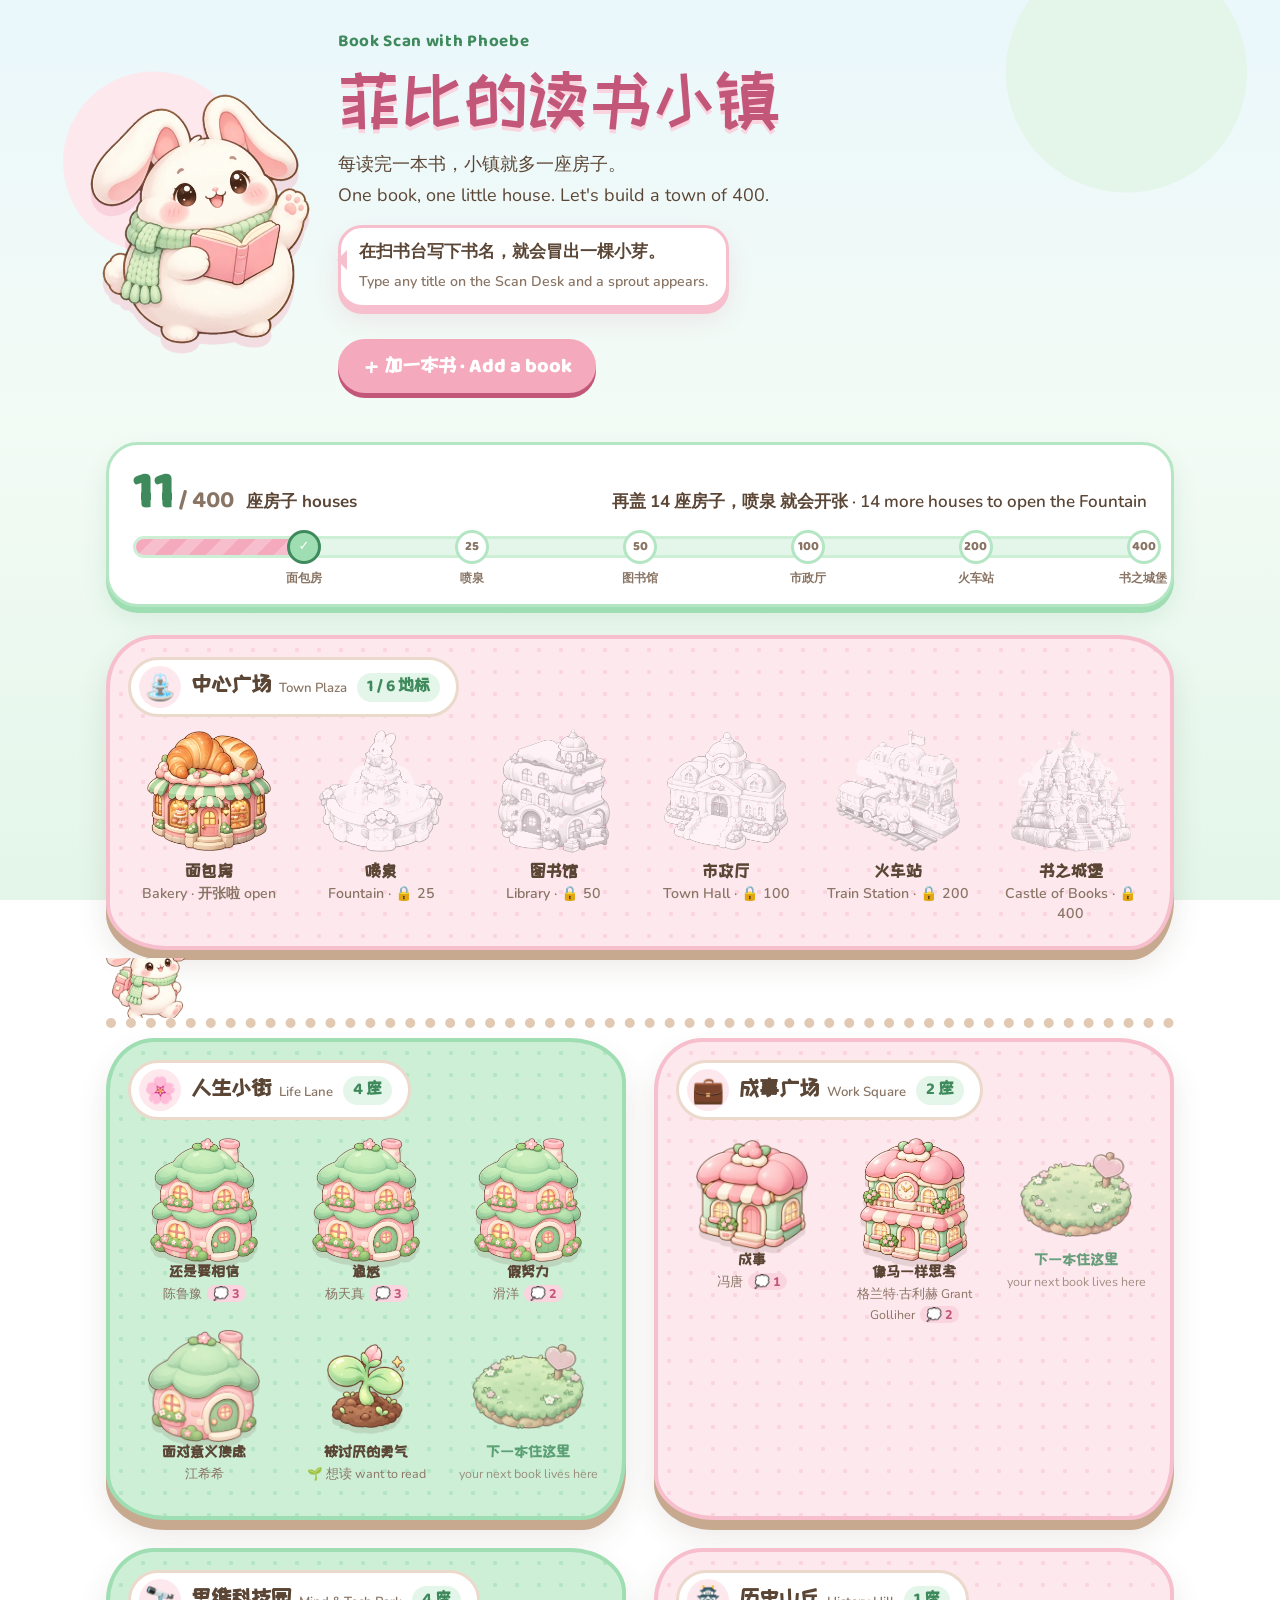
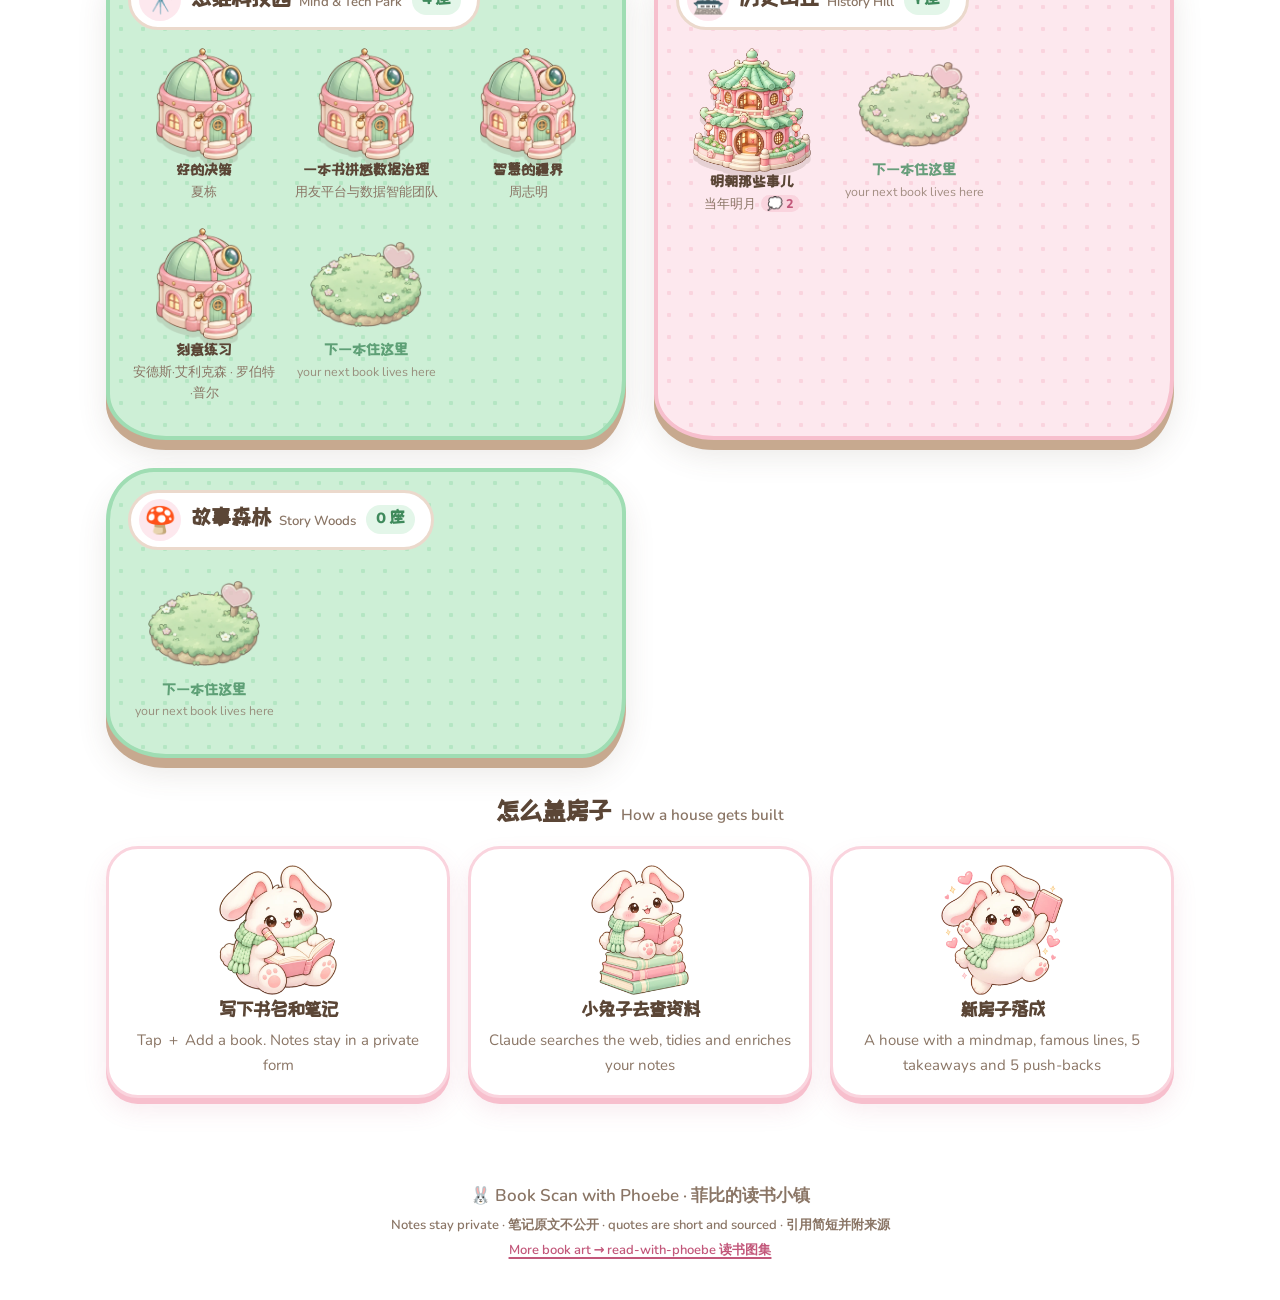
<file: docs/index.html>
<!doctype html>
<html lang="zh-CN">
<head>
<meta charset="utf-8">
<meta name="viewport" content="width=device-width, initial-scale=1">
<title>Book Scan with Phoebe · 菲比的读书小镇</title>
<meta name="description" content="Phoebe 的读书小镇 · a cute village that grows one house per book">
<link rel="icon" href="assets/sprites/bunny-hero.webp">
<link rel="preconnect" href="https://fonts.googleapis.com">
<link rel="preconnect" href="https://fonts.gstatic.com" crossorigin>
<link href="https://fonts.googleapis.com/css2?family=Baloo+2:wght@500;700;800&family=Nunito:wght@400;600;700&family=ZCOOL+KuaiLe&display=swap" rel="stylesheet">
<link rel="stylesheet" href="assets/village.css">

</head>
<body>

<header class="hero">
  <div class="cloud c1"></div><div class="cloud c2"></div><div class="cloud c3"></div>
  <div class="hero-in">
    <img class="mascot" src="assets/sprites/bunny-hero.webp" alt="Reading bunny mascot" loading="lazy">
    <div>
      <p class="kicker">Book Scan with Phoebe</p>
      <h1>菲比的读书小镇</h1>
      <p class="lede">每读完一本书，小镇就多一座房子。<br>One book, one little house. Let's build a town of 400.</p>
      <div class="bubble" id="bubble">…</div>
      <p><a class="addbig" href="add.html">＋ 加一本书 · Add a book</a></p>
    </div>
  </div>
</header>
<main class="town">

<section class="track" aria-label="progress to 400 books">
  <div class="track-top">
    <div class="count"><span class="big">11</span><span class="of">/ 400</span>
      <span class="unit">座房子 houses</span></div>
    <p class="next">再盖 <b>14</b> 座房子，<b>喷泉</b> 就会开张 · 14 more houses to open the Fountain</p>
  </div>
  <div class="bar"><div class="fill" style="width:17.78%"></div>
    <ul class="marks"><li class="mark got" style="left:16.67%"><span class="dot">✓</span><span class="mlabel">面包房</span></li><li class="mark " style="left:33.33%"><span class="dot">25</span><span class="mlabel">喷泉</span></li><li class="mark " style="left:50.00%"><span class="dot">50</span><span class="mlabel">图书馆</span></li><li class="mark " style="left:66.67%"><span class="dot">100</span><span class="mlabel">市政厅</span></li><li class="mark " style="left:83.33%"><span class="dot">200</span><span class="mlabel">火车站</span></li><li class="mark " style="left:100.00%"><span class="dot">400</span><span class="mlabel">书之城堡</span></li></ul></div>
</section>
<section class="island plaza" id="plaza">
  <header class="sign"><span class="semoji">⛲</span><h2>中心广场 <small>Town Plaza</small></h2>
    <span class="scount">1 / 6 地标</span></header>
  <div class="lms"><figure class="lm got">
  <img class="ls" src="assets/sprites/lm-bakery.webp" alt="Bakery" loading="lazy">
  <figcaption>面包房<br><small>Bakery · 开张啦 open</small></figcaption>
</figure><figure class="lm locked">
  <img class="ls" src="assets/sprites/lm-fountain.webp" alt="Fountain" loading="lazy">
  <figcaption>喷泉<br><small>Fountain · 🔒 25</small></figcaption>
</figure><figure class="lm locked">
  <img class="ls" src="assets/sprites/lm-library.webp" alt="Library" loading="lazy">
  <figcaption>图书馆<br><small>Library · 🔒 50</small></figcaption>
</figure><figure class="lm locked">
  <img class="ls" src="assets/sprites/lm-townhall.webp" alt="Town Hall" loading="lazy">
  <figcaption>市政厅<br><small>Town Hall · 🔒 100</small></figcaption>
</figure><figure class="lm locked">
  <img class="ls" src="assets/sprites/lm-station.webp" alt="Train Station" loading="lazy">
  <figcaption>火车站<br><small>Train Station · 🔒 200</small></figcaption>
</figure><figure class="lm locked">
  <img class="ls" src="assets/sprites/lm-castle.webp" alt="Castle of Books" loading="lazy">
  <figcaption>书之城堡<br><small>Castle of Books · 🔒 400</small></figcaption>
</figure></div>
</section>
<div class="walkway" aria-hidden="true"><img class="walker" src="assets/sprites/bunny-walk.webp" alt="" loading="lazy"></div>
<div class="islands">
<section class="island" id="life">
  <header class="sign"><span class="semoji">🌸</span>
    <h2>人生小街 <small>Life Lane</small></h2>
    <span class="scount">4 座</span></header>
  <div class="plots"><a class="house st2" href="books/hai-shi-yao-xiang-xin.html">
  <img class="hs" src="assets/sprites/house-life-2.webp" alt="陈鲁豫：还是要相信" loading="lazy">
  <span class="hname">还是要相信</span>
  <span class="hmeta">陈鲁豫 <span class="tc" title="3 条想法 thoughts">💭 3</span></span>
</a><a class="house st2" href="books/tong-tou.html">
  <img class="hs" src="assets/sprites/house-life-2.webp" alt="通透（杨天真重磅新作）" loading="lazy">
  <span class="hname">通透</span>
  <span class="hmeta">杨天真 <span class="tc" title="3 条想法 thoughts">💭 3</span></span>
</a><a class="house st2" href="books/jia-nu-li.html">
  <img class="hs" src="assets/sprites/house-life-2.webp" alt="假努力：方向不对，一切白费" loading="lazy">
  <span class="hname">假努力</span>
  <span class="hmeta">滑洋 <span class="tc" title="2 条想法 thoughts">💭 2</span></span>
</a><a class="house st1" href="books/yi-yi-jiao-lv.html">
  <img class="hs" src="assets/sprites/house-life-1.webp" alt="面对「意义焦虑」：生活本身就是出口" loading="lazy">
  <span class="hname">面对意义焦虑</span>
  <span class="hmeta">江希希 </span>
</a><div class="house sprout" title="想读 want to read">
  <img class="hs" src="assets/sprites/sprout.webp" alt="被讨厌的勇气" loading="lazy">
  <span class="hname">被讨厌的勇气</span>
  <span class="hmeta">🌱 想读 want to read</span>
</div><a class="house ghost" href="add.html" title="Plant your next Life Lane book">
  <img class="hs" src="assets/sprites/ghost-plot.webp" alt="empty plot" loading="lazy">
  <span class="hname">下一本住这里</span>
  <span class="hmeta">your next book lives here</span>
</a></div>
</section><section class="island" id="work">
  <header class="sign"><span class="semoji">💼</span>
    <h2>成事广场 <small>Work Square</small></h2>
    <span class="scount">2 座</span></header>
  <div class="plots"><a class="house st1" href="books/cheng-shi.html">
  <img class="hs" src="assets/sprites/house-work-1.webp" alt="成事（冯唐成事学开山之作）" loading="lazy">
  <span class="hname">成事</span>
  <span class="hmeta">冯唐 <span class="tc" title="1 条想法 thoughts">💭 1</span></span>
</a><a class="house st2" href="books/xiang-ma-yi-yang-si-kao.html">
  <img class="hs" src="assets/sprites/house-work-2.webp" alt="像马一样思考：一个非传统牛仔的人生经验、领导力和同理心" loading="lazy">
  <span class="hname">像马一样思考</span>
  <span class="hmeta">格兰特·古利赫 Grant Golliher <span class="tc" title="2 条想法 thoughts">💭 2</span></span>
</a><a class="house ghost" href="add.html" title="Plant your next Work Square book">
  <img class="hs" src="assets/sprites/ghost-plot.webp" alt="empty plot" loading="lazy">
  <span class="hname">下一本住这里</span>
  <span class="hmeta">your next book lives here</span>
</a></div>
</section><section class="island" id="mind">
  <header class="sign"><span class="semoji">🔭</span>
    <h2>思维科技园 <small>Mind &amp; Tech Park</small></h2>
    <span class="scount">4 座</span></header>
  <div class="plots"><a class="house st1" href="books/hao-de-jue-ce.html">
  <img class="hs" src="assets/sprites/house-mind-1.webp" alt="好的决策" loading="lazy">
  <span class="hname">好的决策</span>
  <span class="hmeta">夏栋 </span>
</a><a class="house st1" href="books/shu-ju-zhi-li.html">
  <img class="hs" src="assets/sprites/house-mind-1.webp" alt="一本书讲透数据治理：战略、方法、工具与实践" loading="lazy">
  <span class="hname">一本书讲透数据治理</span>
  <span class="hmeta">用友平台与数据智能团队 </span>
</a><a class="house st1" href="books/zhi-hui-de-jiang-jie.html">
  <img class="hs" src="assets/sprites/house-mind-1.webp" alt="智慧的疆界：从图灵机到人工智能" loading="lazy">
  <span class="hname">智慧的疆界</span>
  <span class="hmeta">周志明 </span>
</a><a class="house st1" href="books/ke-yi-lian-xi.html">
  <img class="hs" src="assets/sprites/house-mind-1.webp" alt="刻意练习：如何从新手到大师" loading="lazy">
  <span class="hname">刻意练习</span>
  <span class="hmeta">安德斯·艾利克森 · 罗伯特·普尔 </span>
</a><a class="house ghost" href="add.html" title="Plant your next Mind &amp; Tech Park book">
  <img class="hs" src="assets/sprites/ghost-plot.webp" alt="empty plot" loading="lazy">
  <span class="hname">下一本住这里</span>
  <span class="hmeta">your next book lives here</span>
</a></div>
</section><section class="island" id="history">
  <header class="sign"><span class="semoji">🏯</span>
    <h2>历史山丘 <small>History Hill</small></h2>
    <span class="scount">1 座</span></header>
  <div class="plots"><a class="house st2" href="books/ming-chao-na-xie-shi.html">
  <img class="hs" src="assets/sprites/house-history-2.webp" alt="明朝那些事儿（全集）" loading="lazy">
  <span class="hname">明朝那些事儿</span>
  <span class="hmeta">当年明月 <span class="tc" title="2 条想法 thoughts">💭 2</span></span>
</a><a class="house ghost" href="add.html" title="Plant your next History Hill book">
  <img class="hs" src="assets/sprites/ghost-plot.webp" alt="empty plot" loading="lazy">
  <span class="hname">下一本住这里</span>
  <span class="hmeta">your next book lives here</span>
</a></div>
</section><section class="island" id="story">
  <header class="sign"><span class="semoji">🍄</span>
    <h2>故事森林 <small>Story Woods</small></h2>
    <span class="scount">0 座</span></header>
  <div class="plots"><a class="house ghost" href="add.html" title="Plant your next Story Woods book">
  <img class="hs" src="assets/sprites/ghost-plot.webp" alt="empty plot" loading="lazy">
  <span class="hname">下一本住这里</span>
  <span class="hmeta">your next book lives here</span>
</a></div>
</section>
</div>
<section class="howto">
  <h2>怎么盖房子 <small>How a house gets built</small></h2>
  <ol class="steps">
    <li><img class="step-img" src="assets/sprites/bunny-write.webp" alt="" loading="lazy"><b>写下书名和笔记</b><span>Tap ＋ Add a book. Notes stay in a private form</span></li>
    <li><img class="step-img" src="assets/sprites/bunny-reading.webp" alt="" loading="lazy"><b>小兔子去查资料</b><span>Claude searches the web, tidies and enriches your notes</span></li>
    <li><img class="step-img" src="assets/sprites/bunny-cheer.webp" alt="" loading="lazy"><b>新房子落成</b><span>A house with a mindmap, famous lines, 5 takeaways and 5 push-backs</span></li>
  </ol>
</section>
</main>
<script>
(function(){
  var msgs = [["Every 💭 you write makes a house taller.", "每写一条想法，房子就长高一点。"], ["Type any title on the Scan Desk and a sprout appears.", "在扫书台写下书名，就会冒出一棵小芽。"], ["Your next house already has a plot waiting.", "下一本书的空地已经留好啦。"], ["Small notes count. One sentence of your own is a brick.", "一句自己的话，就是一块砖。"], ["The bunny saved you a sunny spot.", "小兔子给你留了个向阳的位置。"]];
  var el = document.getElementById('bubble'), i = Math.floor(Math.random()*msgs.length);
  function show(){ var m = msgs[i % msgs.length]; el.innerHTML = m[1] + '<br><small>' + m[0] + '</small>'; i++; }
  show(); setInterval(show, 6000);
})();
</script>
<footer class="foot">
  <p>🐰 Book Scan with Phoebe · 菲比的读书小镇</p>
  <p class="small">Notes stay private · 笔记原文不公开 · quotes are short and sourced · 引用简短并附来源</p>
  <p class="small"><a href="https://phoebefu6.github.io/read-with-phoebe/">More book art → read-with-phoebe 读书图集</a></p>
</footer>
</body>
</html>
</file>
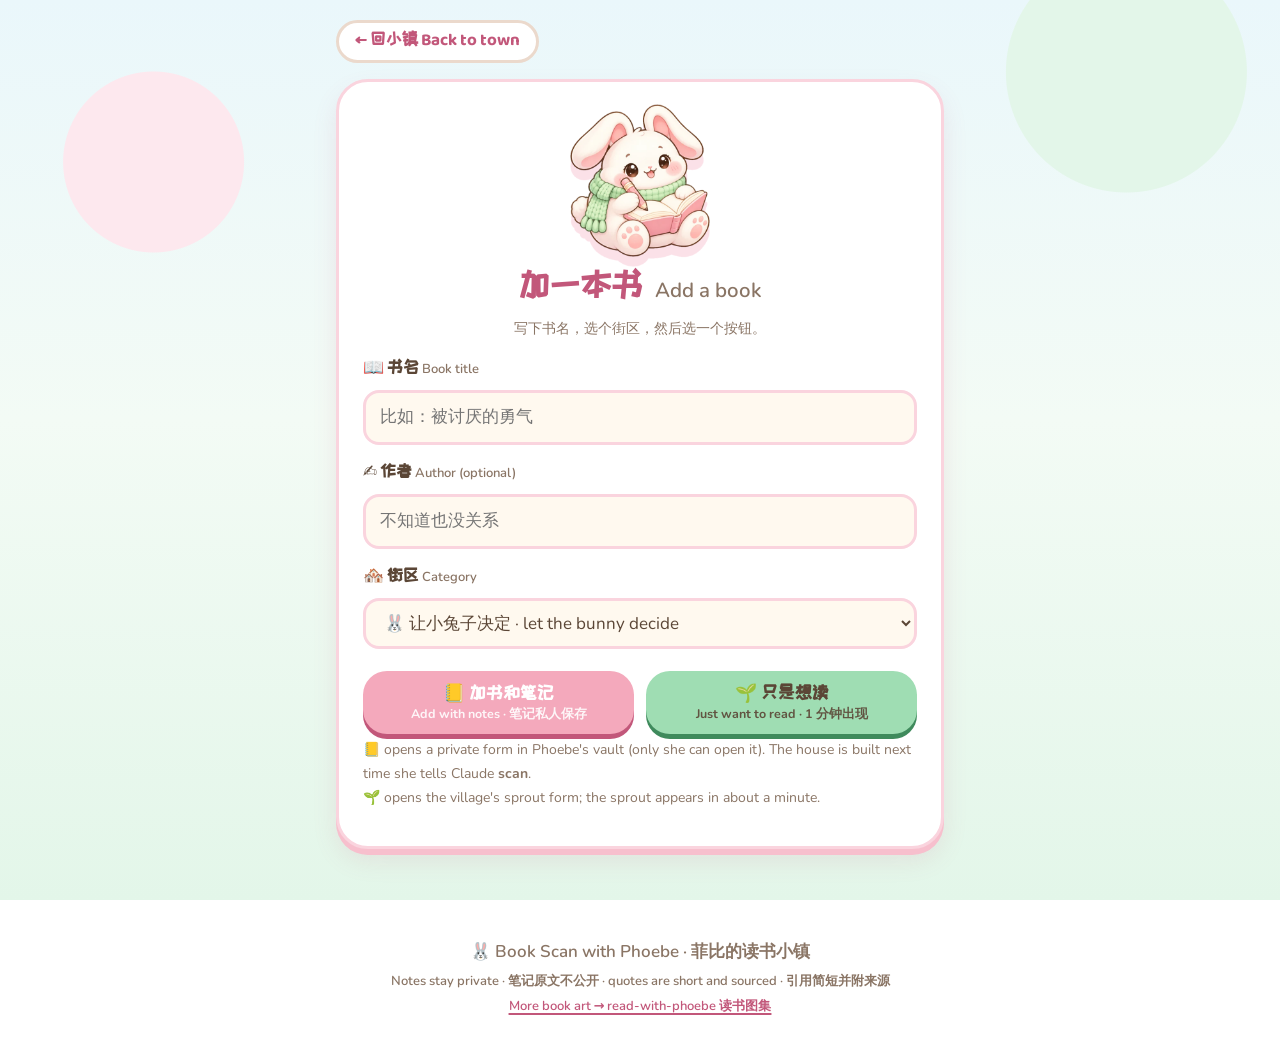
<file: docs/add.html>
<!doctype html>
<html lang="zh-CN">
<head>
<meta charset="utf-8">
<meta name="viewport" content="width=device-width, initial-scale=1">
<title>Add a book · 加一本书</title>
<meta name="description" content="Phoebe 的读书小镇 · a cute village that grows one house per book">
<link rel="icon" href="assets/sprites/bunny-hero.webp">
<link rel="preconnect" href="https://fonts.googleapis.com">
<link rel="preconnect" href="https://fonts.gstatic.com" crossorigin>
<link href="https://fonts.googleapis.com/css2?family=Baloo+2:wght@500;700;800&family=Nunito:wght@400;600;700&family=ZCOOL+KuaiLe&display=swap" rel="stylesheet">
<link rel="stylesheet" href="assets/village.css">

</head>
<body>

<main class="page narrow">
  <a class="back" href="index.html">← 回小镇 Back to town</a>
  <section class="card addcard">
    <div class="center"><img class="mascot sm" src="assets/sprites/bunny-write.webp" alt="bunny writing" loading="lazy">
      <h1>加一本书 <small>Add a book</small></h1>
      <p class="hint">写下书名，选个街区，然后选一个按钮。</p></div>
    <form id="addf" onsubmit="return false">
      <label for="t">📖 书名 <small>Book title</small></label>
      <input id="t" type="text" required placeholder="比如：被讨厌的勇气" autocomplete="off">
      <label for="a">✍️ 作者 <small>Author (optional)</small></label>
      <input id="a" type="text" placeholder="不知道也没关系" autocomplete="off">
      <label for="c">🏘️ 街区 <small>Category</small></label>
      <select id="c">
        <option value="">🐰 让小兔子决定 · let the bunny decide</option>
        <option value="人生小街">🌸 人生小街 · Life Lane</option><option value="成事广场">💼 成事广场 · Work Square</option><option value="思维科技园">🔭 思维科技园 · Mind &amp; Tech Park</option><option value="历史山丘">🏯 历史山丘 · History Hill</option><option value="故事森林">🍄 故事森林 · Story Woods</option>
        <option value="__new">✨ 新街区… · a new category</option>
      </select>
      <input id="cn" type="text" placeholder="新街区的名字，比如：旅行与美食" hidden autocomplete="off">
      <div class="addbtns">
        <button class="btn" id="withnotes" type="button">📒 加书和笔记<small>Add with notes · 笔记私人保存</small></button>
        <button class="btn mint" id="sprout" type="button">🌱 只是想读<small>Just want to read · 1 分钟出现</small></button>
      </div>
      <p class="hint">📒 opens a private form in Phoebe's vault (only she can open it). The house is built next time she tells Claude <b>scan</b>.<br>
      🌱 opens the village's sprout form; the sprout appears in about a minute.</p>
    </form>
  </section>
</main>
<script>
(function(){
  var $ = function(i){ return document.getElementById(i); };
  $('c').onchange = function(){ $('cn').hidden = $('c').value !== '__new'; if (!$('cn').hidden) $('cn').focus(); };
  function cat(){ return $('c').value === '__new' ? $('cn').value.trim() : $('c').value; }
  function go(base, emoji, withAuthor){
    var t = $('t').value.trim();
    if (!t) { $('t').focus(); $('t').classList.add('shake'); setTimeout(function(){ $('t').classList.remove('shake'); }, 500); return; }
    var q = '&title=' + encodeURIComponent(emoji + ' ' + t) + '&book=' + encodeURIComponent(t) + '&category=' + encodeURIComponent(cat());
    if (withAuthor) q += '&author=' + encodeURIComponent($('a').value.trim());
    window.open(base + q, '_blank', 'noopener');
  }
  $('withnotes').onclick = function(){ go("https://github.com/phoebefu6/phoebe-reading-vault/issues/new?template=book-scan.yml", '📚', true); };
  $('sprout').onclick = function(){ go("https://github.com/phoebefu6/book-scan-with-phoebe/issues/new?template=sprout.yml", '🌱', false); };
})();
</script>
<footer class="foot">
  <p>🐰 Book Scan with Phoebe · 菲比的读书小镇</p>
  <p class="small">Notes stay private · 笔记原文不公开 · quotes are short and sourced · 引用简短并附来源</p>
  <p class="small"><a href="https://phoebefu6.github.io/read-with-phoebe/">More book art → read-with-phoebe 读书图集</a></p>
</footer>
</body>
</html>
</file>
<file: docs/assets/village.css>
/* Book Scan with Phoebe — cute fat village. Light green + light pink. */
:root {
  --mint-50: #F3FBF5;
  --mint-100: #E3F6E9;
  --mint-200: #CDEFD6;
  --mint-300: #B4E6C3;
  --mint-400: #9FDDB3;
  --mint-700: #3F8A5C;
  --pink-50: #FFF6F8;
  --pink-100: #FDE8EE;
  --pink-200: #FAD4DE;
  --pink-300: #F7BFCD;
  --pink-400: #F4A9BC;
  --pink-700: #C2577A;
  --cream: #FFF9EF;
  --sky: #EAF7FB;
  --ink: #5B4636;
  --ink-soft: #8A7565;
  --line: #EBD9CC;
  --r-xl: 32px;
  --r-lg: 24px;
  --r-md: 16px;
  --puff: 0 6px 0 var(--pink-300), 0 12px 24px rgba(194, 87, 122, .12);
  --puff-mint: 0 6px 0 var(--mint-400), 0 12px 24px rgba(63, 138, 92, .12);
  --font-display: "Baloo 2", "ZCOOL KuaiLe", "PingFang SC", system-ui, sans-serif;
  --font-cute-zh: "ZCOOL KuaiLe", "Baloo 2", "PingFang SC", sans-serif;
  --font-body: "Nunito", "PingFang SC", "Hiragino Sans GB", "Microsoft YaHei", system-ui, sans-serif;
}

* { box-sizing: border-box; }
html { scroll-behavior: smooth; }
body {
  margin: 0;
  color: var(--ink);
  font-family: var(--font-body);
  font-size: 17px;
  line-height: 1.7;
  background:
    radial-gradient(circle at 12% 18%, var(--pink-100) 0 90px, transparent 91px),
    radial-gradient(circle at 88% 8%, var(--mint-100) 0 120px, transparent 121px),
    linear-gradient(180deg, var(--sky) 0, var(--mint-50) 420px, var(--mint-100) 100%);
  background-attachment: fixed;
  min-height: 100vh;
}
a { color: var(--pink-700); text-decoration-thickness: 2px; text-underline-offset: 3px; }
h1, h2, h3 { font-family: var(--font-display); line-height: 1.25; margin: 0 0 .4em; }
h2 small, h1 small { font-family: var(--font-body); font-weight: 600; font-size: .6em; color: var(--ink-soft); margin-left: .3em; }
img { max-width: 100%; }

/* ------------------------------------------------------------ hero */
.hero { position: relative; overflow: hidden; padding: 28px 16px 8px; }
.hero-in { position: relative; z-index: 1; max-width: 1100px; margin: 0 auto; display: flex; gap: 28px; align-items: center; }
.mascot { width: 220px; height: auto; flex: none; filter: drop-shadow(0 10px 0 rgba(244, 169, 188, .35)); animation: bob 3.2s ease-in-out infinite; }
.mascot.sm { width: 140px; }
.emoji-sprite.mascot { font-size: 150px; line-height: 1; display: inline-block; text-align: center; }
@keyframes bob { 50% { transform: translateY(-8px) rotate(-1.5deg); } }
.kicker { font-family: var(--font-display); font-weight: 700; color: var(--mint-700); letter-spacing: .04em; margin: 0; }
.hero h1 { font-family: var(--font-cute-zh); font-weight: 400; font-size: clamp(40px, 7vw, 68px); color: var(--pink-700); margin: 0; text-shadow: 0 4px 0 var(--pink-200); }
.lede { font-size: 18px; margin: .4em 0 .8em; }
.bubble {
  position: relative; display: inline-block; background: #fff; border: 3px solid var(--pink-300);
  border-radius: var(--r-lg); padding: 10px 18px; font-weight: 700; box-shadow: var(--puff); max-width: 520px;
  transition: opacity .3s;
}
.bubble small { font-weight: 600; color: var(--ink-soft); }
.bubble::before {
  content: ""; position: absolute; left: -14px; top: 22px; border: 10px solid transparent; border-right-color: var(--pink-300);
}
.cloud { position: absolute; z-index: 0; background: #fff; border-radius: 999px; opacity: .85; animation: drift 40s linear infinite; }
.cloud::before, .cloud::after { content: ""; position: absolute; background: #fff; border-radius: 50%; }
.c1 { width: 120px; height: 40px; top: 30px; left: -140px; }
.c1::before { width: 60px; height: 60px; top: -28px; left: 18px; } .c1::after { width: 44px; height: 44px; top: -18px; left: 62px; }
.c2 { width: 90px; height: 30px; top: 120px; left: -100px; animation-duration: 55s; animation-delay: -20s; }
.c2::before { width: 46px; height: 46px; top: -22px; left: 14px; } .c2::after { width: 34px; height: 34px; top: -14px; left: 46px; }
.c3 { width: 140px; height: 44px; top: 60px; left: -160px; animation-duration: 70s; animation-delay: -45s; }
.c3::before { width: 70px; height: 70px; top: -34px; left: 22px; } .c3::after { width: 50px; height: 50px; top: -20px; left: 76px; }
@keyframes drift { to { transform: translateX(calc(100vw + 300px)); } }

/* ------------------------------------------------------------ progress track */
.town { max-width: 1100px; margin: 0 auto; padding: 8px 16px 40px; }
.track { background: #fff; border-radius: var(--r-xl); padding: 20px 24px 46px; box-shadow: var(--puff-mint); border: 3px solid var(--mint-300); margin: 16px 0 28px; }
.track-top { display: flex; flex-wrap: wrap; gap: 6px 24px; align-items: baseline; justify-content: space-between; }
.count .big { font-family: var(--font-display); font-weight: 800; font-size: 54px; color: var(--mint-700); line-height: 1; }
.count .of { font-family: var(--font-display); font-weight: 700; font-size: 24px; color: var(--ink-soft); margin-left: 4px; }
.count .unit { margin-left: 8px; font-weight: 700; }
.next { margin: 0; font-weight: 600; }
.bar { position: relative; height: 22px; background: var(--mint-100); border-radius: 999px; margin-top: 14px; border: 3px solid var(--mint-200); }
.fill { height: 100%; border-radius: 999px; background: repeating-linear-gradient(-45deg, var(--pink-300) 0 12px, var(--pink-400) 12px 24px); min-width: 16px; animation: shimmer 2s linear infinite; background-size: 34px 34px; }
@keyframes shimmer { to { background-position: 34px 0; } }
.marks { list-style: none; margin: 0; padding: 0; position: absolute; inset: 0; }
.mark { position: absolute; top: 50%; transform: translate(-50%, -50%); text-align: center; }
.mark .dot { display: grid; place-items: center; width: 34px; height: 34px; border-radius: 50%; background: #fff; border: 3px solid var(--mint-300); font-family: var(--font-display); font-weight: 800; font-size: 13px; color: var(--ink-soft); }
.mark.got .dot { background: var(--mint-400); border-color: var(--mint-700); color: #fff; }
.mark .mlabel { position: absolute; top: 38px; left: 50%; transform: translateX(-50%); white-space: nowrap; font-size: 12px; font-weight: 700; color: var(--ink-soft); }
.mark:last-child .mlabel { left: auto; right: -6px; transform: none; }

/* ------------------------------------------------------------ islands */
.islands { display: grid; grid-template-columns: repeat(auto-fit, minmax(min(100%, 500px), 1fr)); gap: 28px; }
.island {
  position: relative; background: var(--mint-200);
  background-image: radial-gradient(var(--mint-300) 2px, transparent 2.5px);
  background-size: 22px 22px;
  border-radius: 48px 56px 44px 60px / 52px 44px 60px 46px;
  padding: 18px 18px 22px; border: 4px solid var(--mint-400);
  box-shadow: 0 10px 0 #C7A98F, 0 16px 30px rgba(91, 70, 54, .12);
}
.island:nth-child(even) { background-color: var(--pink-100); border-color: var(--pink-300); background-image: radial-gradient(var(--pink-200) 2px, transparent 2.5px); }
.plaza { background-color: var(--cream); border-color: var(--pink-300); background-image: radial-gradient(var(--pink-100) 3px, transparent 3.5px); }
.sign { display: flex; align-items: center; gap: 10px; background: #fff; border-radius: 999px; padding: 6px 16px 6px 8px; width: fit-content; max-width: 100%; border: 3px solid var(--line); margin-bottom: 12px; }
.sign h2 { font-size: 22px; margin: 0; }
.semoji { font-size: 26px; background: var(--pink-100); border-radius: 50%; width: 42px; height: 42px; display: grid; place-items: center; }
.scount { font-family: var(--font-display); font-weight: 700; background: var(--mint-100); color: var(--mint-700); padding: 0 10px; border-radius: 999px; }

.plots { display: grid; grid-template-columns: repeat(auto-fill, minmax(128px, 1fr)); gap: 10px; }
.house { display: flex; flex-direction: column; align-items: center; text-align: center; text-decoration: none; color: var(--ink); padding: 6px 4px 10px; border-radius: var(--r-md); transition: transform .18s; }
.house:hover, .house:focus-visible { transform: translateY(-6px) scale(1.04); background: rgba(255, 255, 255, .55); }
.house .hs { width: 112px; height: 112px; object-fit: contain; filter: drop-shadow(0 6px 0 rgba(91, 70, 54, .14)); }
.house.st2 .hs { width: 124px; height: 124px; }
.house.st3 .hs { width: 136px; height: 136px; }
.emoji-sprite.hs { font-size: 72px; line-height: 112px; display: block; }
.hname { font-family: var(--font-display); font-weight: 700; font-size: 15px; line-height: 1.25; margin-top: 2px; }
.hmeta { font-size: 12.5px; color: var(--ink-soft); }
.tc { background: var(--pink-200); color: var(--pink-700); font-weight: 800; border-radius: 999px; padding: 0 6px; margin-left: 2px; }
.house.ghost { opacity: .78; }
.house.ghost .hs { filter: saturate(.7); }
.house.ghost:hover { opacity: 1; }
.house.ghost .hname { color: var(--mint-700); }
.house.sprout .hs { width: 84px; height: 84px; margin: 14px 0; }

.lms { display: grid; grid-template-columns: repeat(auto-fill, minmax(140px, 1fr)); gap: 10px; }
.lm { margin: 0; text-align: center; }
.lm .ls { width: 124px; height: 124px; object-fit: contain; }
.emoji-sprite.ls { font-size: 72px; line-height: 124px; display: block; }
.lm.locked .ls { filter: grayscale(1) brightness(1.25) opacity(.45); }
.lm figcaption { font-family: var(--font-display); font-weight: 700; line-height: 1.2; }
.lm figcaption small { font-family: var(--font-body); color: var(--ink-soft); font-weight: 600; }

.walkway { position: relative; height: 70px; margin: 8px 0 10px; border-bottom: 10px dotted #E2C9B3; overflow: hidden; }
.walker { position: absolute; bottom: -4px; width: 80px; height: auto; animation: walk 22s linear infinite; }
.emoji-sprite.walker { font-size: 50px; }
@keyframes walk { from { left: -90px; } to { left: 100%; } }

/* ------------------------------------------------------------ how-to */
.howto { margin-top: 40px; text-align: center; }
.steps { list-style: none; padding: 0; display: grid; grid-template-columns: repeat(auto-fit, minmax(220px, 1fr)); gap: 18px; counter-reset: s; }
.steps li { background: #fff; border-radius: var(--r-xl); padding: 16px; box-shadow: var(--puff); border: 3px solid var(--pink-200); display: flex; flex-direction: column; align-items: center; }
.steps b { font-family: var(--font-display); font-size: 19px; }
.steps span:not(.emoji-sprite) { color: var(--ink-soft); font-size: 15px; }
.step-img { width: 130px; height: 130px; object-fit: contain; }
.emoji-sprite.step-img { font-size: 80px; line-height: 130px; }

/* ------------------------------------------------------------ book page */
.page { max-width: 900px; margin: 0 auto; padding: 20px 16px 40px; }
.page.narrow { max-width: 640px; }
.back { display: inline-block; font-family: var(--font-display); font-weight: 700; text-decoration: none; background: #fff; border: 3px solid var(--line); border-radius: 999px; padding: 4px 16px; margin-bottom: 16px; }
.card { background: #fff; border-radius: var(--r-xl); padding: 22px 24px; margin-bottom: 22px; border: 3px solid var(--pink-200); box-shadow: var(--puff); }
.card.center { text-align: center; }
.card.mint { background: var(--mint-50); border-color: var(--mint-300); box-shadow: var(--puff-mint); }
.card.pinkc { background: var(--pink-50); }
.card h2 { font-size: 26px; }
.bookhead { display: grid; grid-template-columns: 220px 1fr; gap: 20px; align-items: start; background: linear-gradient(160deg, #fff 40%, var(--mint-100)); }
.bh-art { text-align: center; }
.bh-house { width: 210px; height: 210px; object-fit: contain; animation: bob 4s ease-in-out infinite; }
.emoji-sprite.bh-house { font-size: 140px; line-height: 210px; display: block; }
.grow { font-size: 13.5px; font-weight: 700; color: var(--mint-700); background: var(--mint-100); border-radius: 999px; padding: 2px 10px; display: inline-block; }
.bookhead h1 { font-size: clamp(28px, 5vw, 42px); color: var(--pink-700); margin: 0; }
.author { font-weight: 700; color: var(--ink-soft); margin: 0 0 .6em; }
.intro { margin: 0; }
.intro-src { margin: .2em 0 .6em; }
.src { font-size: 13px; color: var(--ink-soft); }
a.src { color: var(--mint-700); }
.pills { display: flex; flex-wrap: wrap; gap: 8px; }
.pill { background: var(--pink-100); border-radius: 999px; padding: 2px 12px; font-weight: 700; text-decoration: none; font-size: 14px; }
.jump { position: sticky; top: 8px; z-index: 5; display: flex; gap: 8px; overflow-x: auto; padding: 8px; margin: 0 0 22px; background: rgba(255, 255, 255, .85); backdrop-filter: blur(6px); border-radius: 999px; border: 3px solid var(--mint-200); scrollbar-width: none; }
.jump a { flex: none; text-decoration: none; font-weight: 800; font-size: 14px; color: var(--ink); background: var(--mint-100); padding: 4px 12px; border-radius: 999px; }
.jump a:hover { background: var(--pink-200); }

.quotes { list-style: none; padding: 0; margin: 0; display: grid; gap: 12px; }
.quotes li { background: var(--pink-50); border-radius: var(--r-lg); padding: 12px 18px; border: 2px dashed var(--pink-300); }
.quotes blockquote { margin: 0; font-family: var(--font-display); font-size: 19px; font-weight: 600; }

.takes, .pushes { padding-left: 0; list-style: none; counter-reset: n; margin: 0; display: grid; gap: 14px; }
.takes li, .pushes li { counter-increment: n; position: relative; background: #fff; border-radius: var(--r-lg); padding: 14px 18px 12px 62px; border: 2px solid var(--mint-200); }
.pushes li { border-color: var(--pink-200); }
.takes li::before, .pushes li::before { content: counter(n); position: absolute; left: 14px; top: 14px; width: 36px; height: 36px; border-radius: 50%; display: grid; place-items: center; font-family: var(--font-display); font-weight: 800; color: #fff; background: var(--mint-400); }
.pushes li::before { background: var(--pink-400); }
.takes h3 { font-size: 19px; margin-bottom: .2em; }
.takes p, .pushes p { margin: .2em 0; }
.tag { display: inline-block; font-size: 12px; font-weight: 800; background: var(--mint-100); color: var(--mint-700); padding: 0 8px; border-radius: 999px; margin-right: 6px; vertical-align: 2px; }
.tag.pink { background: var(--pink-200); color: var(--pink-700); }
.claim { font-weight: 700; }
.who { margin-top: 4px !important; }

.hint { color: var(--ink-soft); font-size: 14px; margin-top: -6px; }
.mmwrap { height: 560px; background: var(--mint-50); border-radius: var(--r-lg); border: 2px solid var(--mint-200); overflow: hidden; }
#mm { width: 100%; height: 100%; }
#mm .markmap-foreign { font-family: var(--font-body); color: var(--ink); }

.nsec h3 { color: var(--mint-700); font-size: 20px; margin-top: .6em; }
.thoughts { list-style: none; padding: 0; margin: 0; display: grid; gap: 10px; }
.thoughts li { background: var(--pink-50); border-radius: var(--r-md); padding: 10px 14px; font-weight: 600; }
.thoughts li.empty { background: var(--mint-50); color: var(--ink-soft); font-weight: 600; }
.pn { display: flex; justify-content: space-between; gap: 12px; font-family: var(--font-display); font-weight: 700; }
.pn a { text-decoration: none; background: #fff; border-radius: 999px; padding: 6px 16px; border: 3px solid var(--line); }

/* ------------------------------------------------------------ footer */
.foot { text-align: center; padding: 24px 16px 36px; color: var(--ink-soft); font-weight: 600; }
.foot p { margin: .2em 0; }
.small { font-size: 13px; }

/* ------------------------------------------------------------ phone */
@media (max-width: 640px) {
  body { font-size: 16px; }
  .hero-in { flex-direction: column; text-align: center; gap: 8px; }
  .mascot { width: 160px; }
  .bubble::before { display: none; }
  .bookhead { grid-template-columns: 1fr; text-align: center; }
  .bh-house { width: 170px; height: 170px; }
  .track { padding: 16px 16px 46px; }
  .mark .mlabel { display: none; }
  .mark .dot { width: 28px; height: 28px; font-size: 11px; }
  .plots { grid-template-columns: repeat(auto-fill, minmax(104px, 1fr)); }
  .house .hs, .house.st2 .hs, .house.st3 .hs { width: 96px; height: 96px; }
  .takes li, .pushes li { padding-left: 54px; }
  .mmwrap { height: 440px; }
  .card { padding: 18px 16px; }
}
@media (prefers-reduced-motion: reduce) {
  *, *::before, *::after { animation: none !important; transition: none !important; }
}

/* ------------------------------------------------------------ add a book */
.addbig { display: inline-block; margin-top: 14px; font-family: var(--font-display); font-weight: 800; font-size: 20px; text-decoration: none; color: #fff; background: var(--pink-400); padding: 10px 24px; border-radius: 999px; box-shadow: 0 5px 0 var(--pink-700); transition: transform .1s, box-shadow .1s; }
.addbig:hover { transform: translateY(-2px); }
.addbig:active { transform: translateY(4px); box-shadow: 0 1px 0 var(--pink-700); }
.addcard .center { text-align: center; }
.addcard h1 { color: var(--pink-700); font-size: 34px; }
.addcard label { display: block; font-family: var(--font-display); font-weight: 700; margin: 14px 0 6px; font-size: 17px; }
.addcard label small { font-family: var(--font-body); font-weight: 600; color: var(--ink-soft); font-size: 13px; }
.addcard input, .addcard select { width: 100%; font: inherit; color: var(--ink); background: var(--cream); border: 3px solid var(--pink-200); border-radius: var(--r-md); padding: 10px 14px; outline: none; }
.addcard input:focus, .addcard select:focus { border-color: var(--pink-400); box-shadow: 0 0 0 4px var(--pink-100); }
#cn { margin-top: 8px; }
.addbtns { display: grid; grid-template-columns: 1fr 1fr; gap: 12px; margin: 22px 0 10px; }
.btn { font-family: var(--font-display); font-weight: 800; font-size: 18px; border: none; cursor: pointer; border-radius: var(--r-lg); padding: 12px 14px; color: #fff; background: var(--pink-400); box-shadow: 0 5px 0 var(--pink-700); transition: transform .1s, box-shadow .1s; line-height: 1.3; }
.btn small { display: block; font-family: var(--font-body); font-weight: 700; font-size: 12.5px; opacity: .9; }
.btn:active { transform: translateY(4px); box-shadow: 0 1px 0 var(--pink-700); }
.btn.mint { background: var(--mint-400); color: var(--ink); box-shadow: 0 5px 0 var(--mint-700); }
.btn.mint:active { box-shadow: 0 1px 0 var(--mint-700); }
.shake { animation: shake .4s; border-color: var(--pink-700) !important; }
@keyframes shake { 25% { transform: translateX(-6px); } 75% { transform: translateX(6px); } }
@media (max-width: 640px) { .addbtns { grid-template-columns: 1fr; } }
</file>
